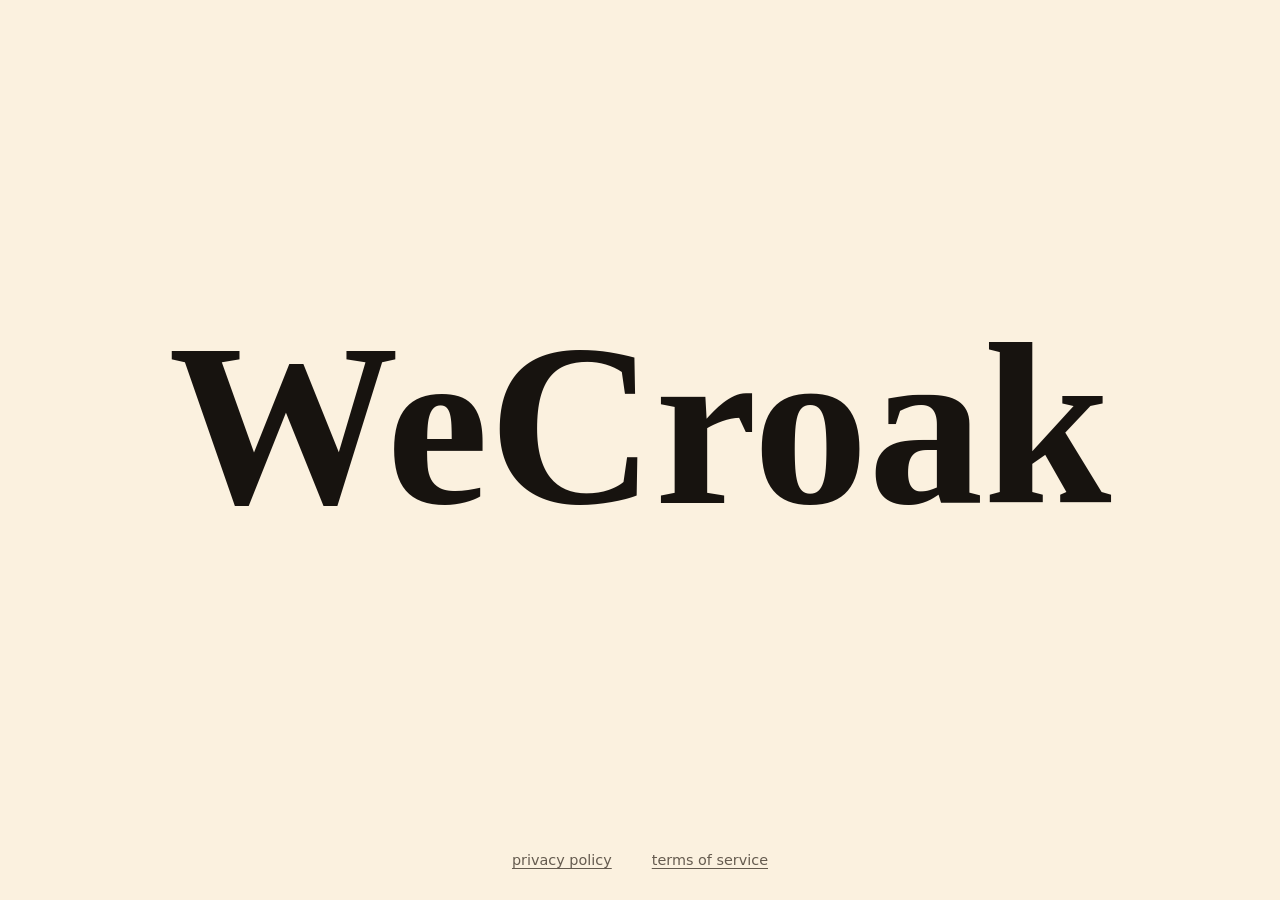
<file: index.html>
<!doctype html>
<html lang="en">
  <head>
    <meta charset="utf-8">
    <meta name="viewport" content="width=device-width, initial-scale=1">
    <title>WeCroak</title>
    <link rel="stylesheet" href="styles.css">
  </head>
  <body class="home">
    <main class="home-main" aria-label="WeCroak home">
      <h1>WeCroak</h1>
    </main>
    <footer class="home-links" aria-label="Legal links">
      <a href="privacy.html">privacy policy</a>
      <a href="terms.html">terms of service</a>
    </footer>
  </body>
</html>
</file>
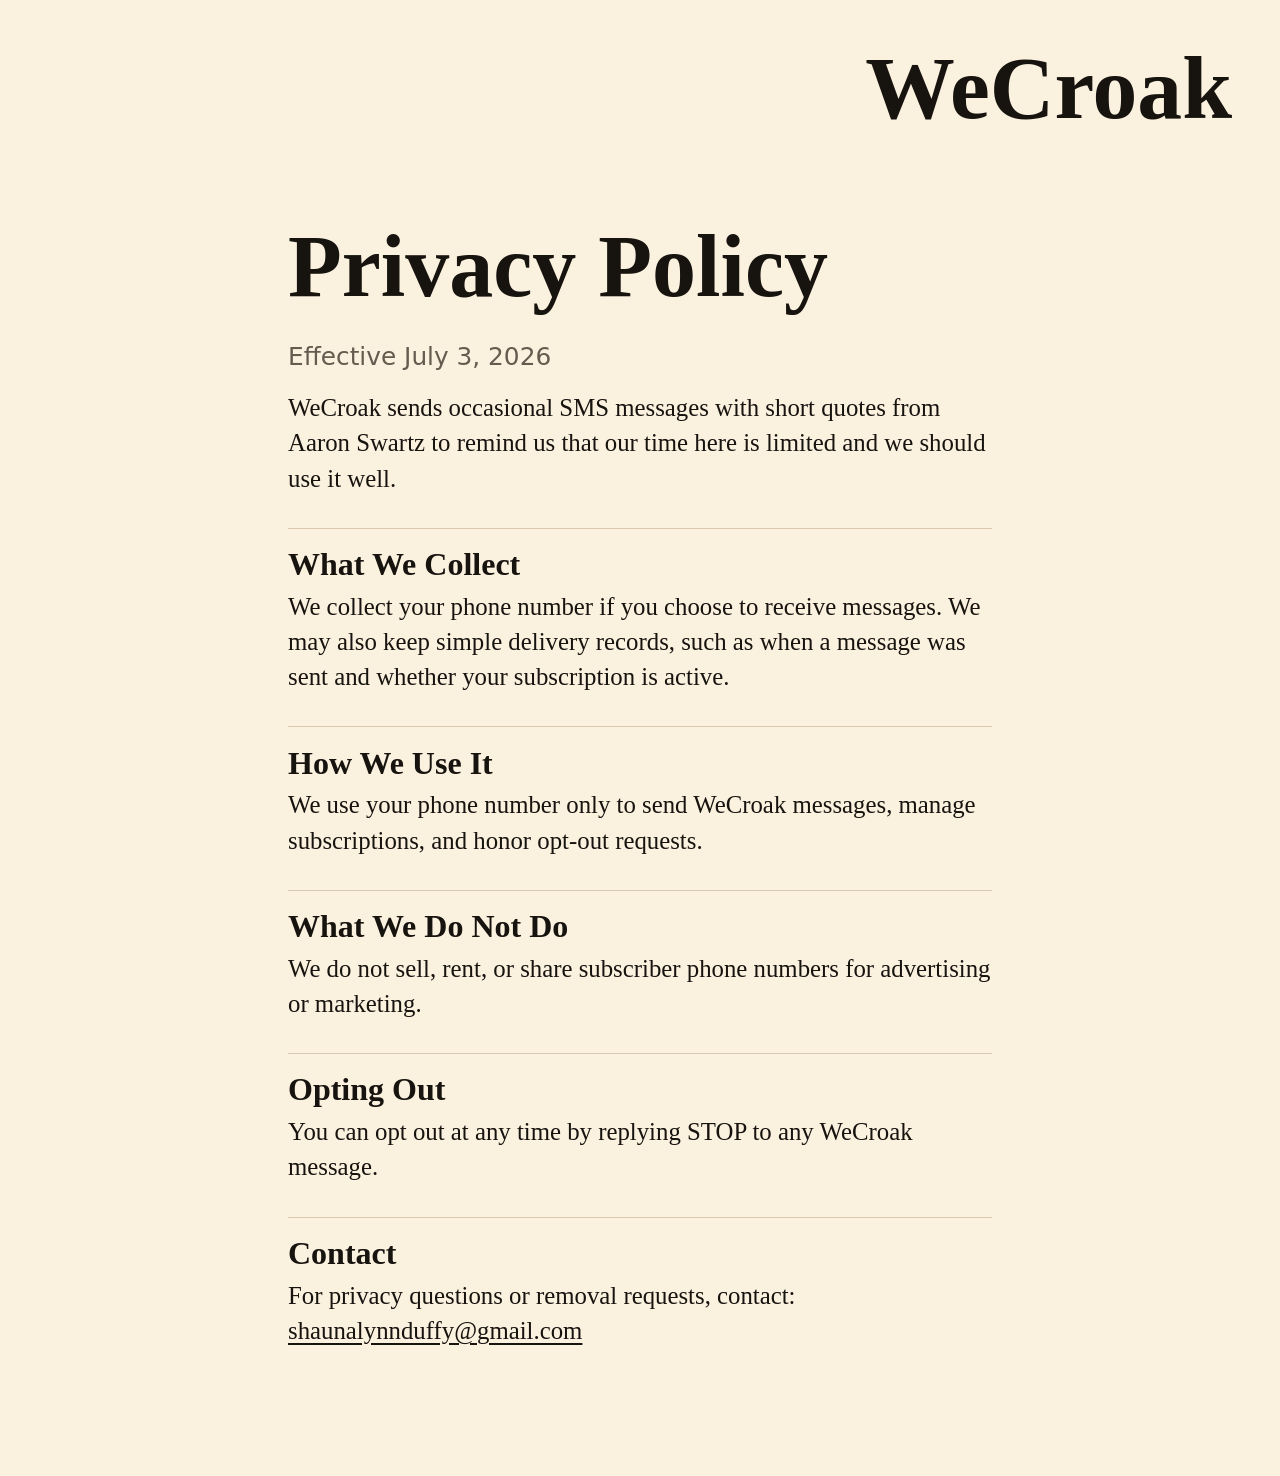
<file: privacy.html>
<!doctype html>
<html lang="en">
  <head>
    <meta charset="utf-8">
    <meta name="viewport" content="width=device-width, initial-scale=1">
    <title>Privacy Policy - WeCroak</title>
    <link rel="stylesheet" href="styles.css">
  </head>
  <body class="policy-page">
    <header class="policy-header">
      <a class="wordmark" href="index.html">WeCroak</a>
    </header>
    <main class="policy">
      <h1>Privacy Policy</h1>
      <p class="effective">Effective July 3, 2026</p>

      <p>WeCroak sends occasional SMS messages with short quotes from Aaron Swartz to remind us that our time here is limited and we should use it well.</p>

      <h2>What We Collect</h2>
      <p>We collect your phone number if you choose to receive messages. We may also keep simple delivery records, such as when a message was sent and whether your subscription is active.</p>

      <h2>How We Use It</h2>
      <p>We use your phone number only to send WeCroak messages, manage subscriptions, and honor opt-out requests.</p>

      <h2>What We Do Not Do</h2>
      <p>We do not sell, rent, or share subscriber phone numbers for advertising or marketing.</p>

      <h2>Opting Out</h2>
      <p>You can opt out at any time by replying STOP to any WeCroak message.</p>

      <h2>Contact</h2>
      <p>For privacy questions or removal requests, contact: <a href="mailto:shaunalynnduffy@gmail.com">shaunalynnduffy@gmail.com</a></p>
    </main>
  </body>
</html>
</file>
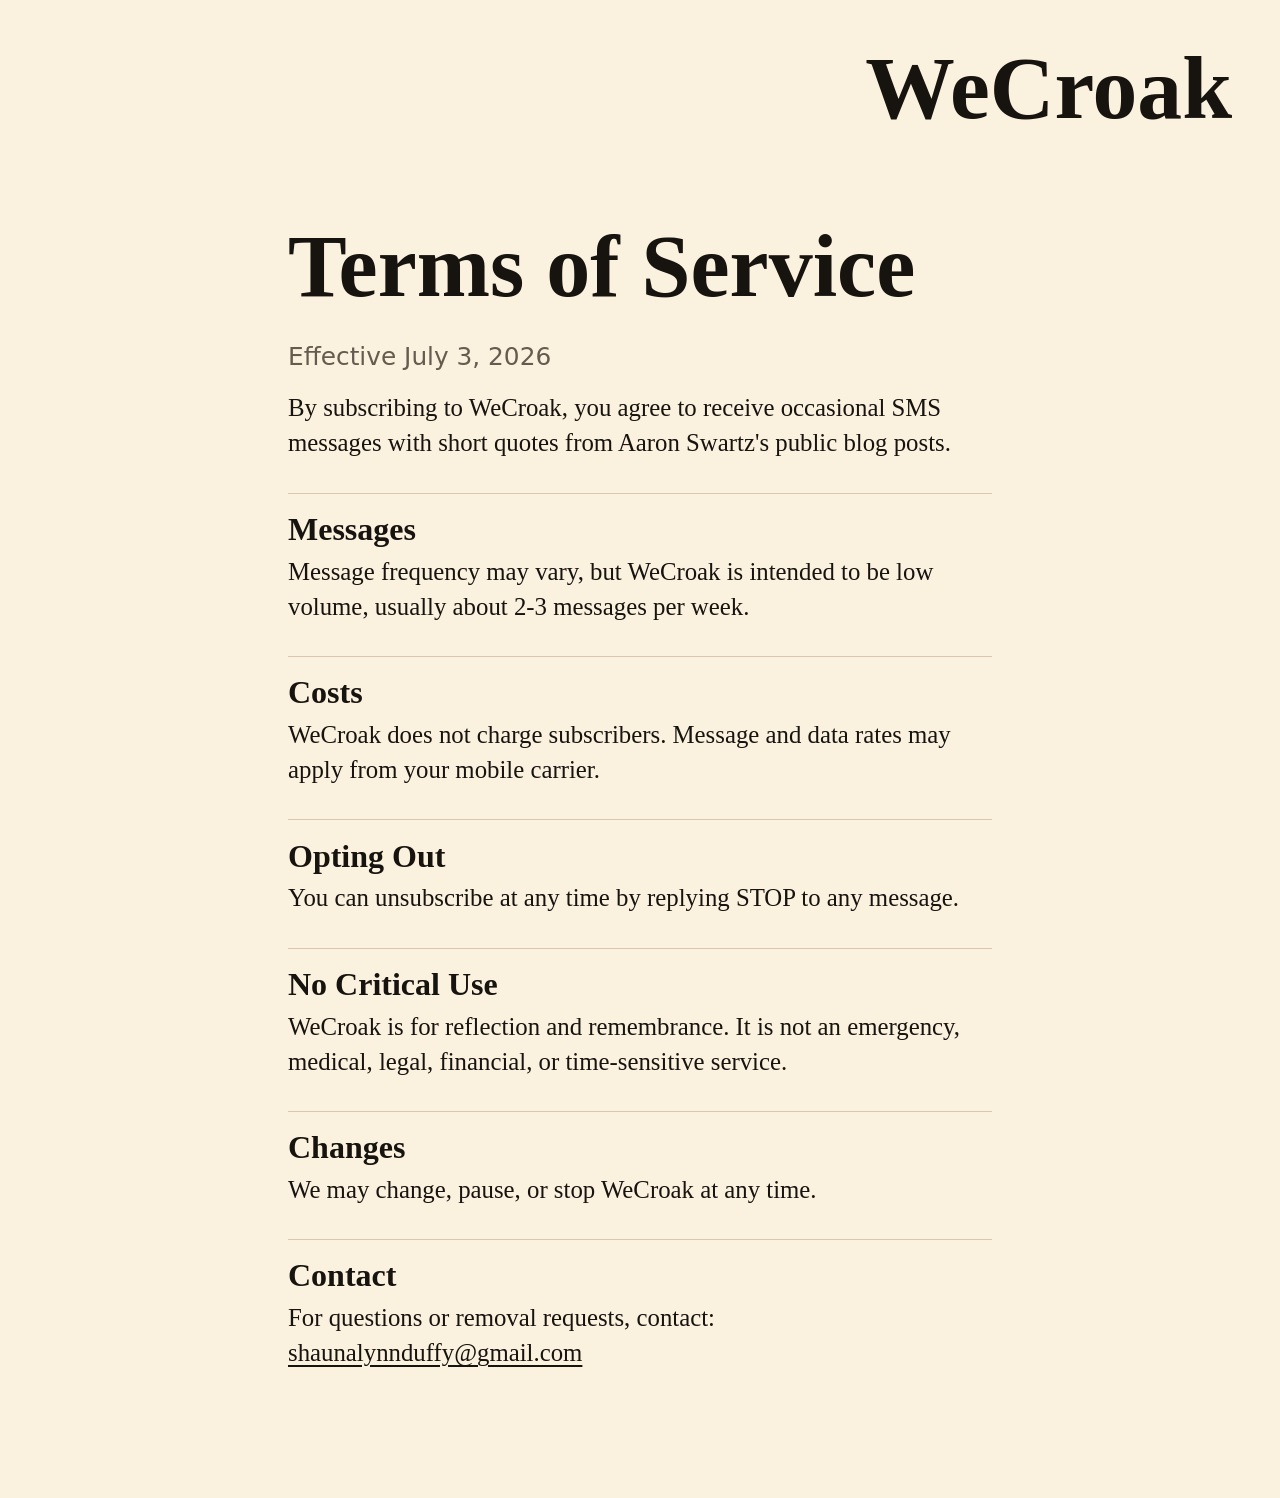
<file: terms.html>
<!doctype html>
<html lang="en">
  <head>
    <meta charset="utf-8">
    <meta name="viewport" content="width=device-width, initial-scale=1">
    <title>Terms of Service - WeCroak</title>
    <link rel="stylesheet" href="styles.css">
  </head>
  <body class="policy-page">
    <header class="policy-header">
      <a class="wordmark" href="index.html">WeCroak</a>
    </header>
    <main class="policy">
      <h1>Terms of Service</h1>
      <p class="effective">Effective July 3, 2026</p>

      <p>By subscribing to WeCroak, you agree to receive occasional SMS messages with short quotes from Aaron Swartz's public blog posts.</p>

      <h2>Messages</h2>
      <p>Message frequency may vary, but WeCroak is intended to be low volume, usually about 2-3 messages per week.</p>

      <h2>Costs</h2>
      <p>WeCroak does not charge subscribers. Message and data rates may apply from your mobile carrier.</p>

      <h2>Opting Out</h2>
      <p>You can unsubscribe at any time by replying STOP to any message.</p>

      <h2>No Critical Use</h2>
      <p>WeCroak is for reflection and remembrance. It is not an emergency, medical, legal, financial, or time-sensitive service.</p>

      <h2>Changes</h2>
      <p>We may change, pause, or stop WeCroak at any time.</p>

      <h2>Contact</h2>
      <p>For questions or removal requests, contact: <a href="mailto:shaunalynnduffy@gmail.com">shaunalynnduffy@gmail.com</a></p>
    </main>
  </body>
</html>
</file>
<file: styles.css>
:root {
  --cream: #fbf1df;
  --ink: #17130f;
  --muted: #655b4f;
  --line: #d9c8ad;
}

* {
  box-sizing: border-box;
}

html {
  min-height: 100%;
  background: var(--cream);
}

body {
  min-height: 100vh;
  margin: 0;
  background: var(--cream);
  color: var(--ink);
  font-family: Georgia, "Iowan Old Style", "Palatino Linotype", Palatino, serif;
}

a {
  color: inherit;
  text-decoration-thickness: 0.08em;
  text-underline-offset: 0.18em;
}

.home {
  display: grid;
  grid-template-rows: 1fr auto;
}

.home-main {
  display: grid;
  min-height: calc(100vh - 4.75rem);
  place-items: center;
  padding: 1rem;
}

.home-main h1 {
  margin: 0;
  font-size: clamp(5.3rem, 18vw, 19rem);
  font-weight: 700;
  line-height: 0.82;
  letter-spacing: 0;
  text-align: center;
}

.home-links {
  display: flex;
  justify-content: center;
  gap: clamp(1.1rem, 4vw, 2.5rem);
  padding: 0 1rem 2rem;
  color: var(--muted);
  font-family: ui-sans-serif, system-ui, -apple-system, BlinkMacSystemFont, "Segoe UI", sans-serif;
  font-size: 0.9rem;
}

.policy-page {
  padding: clamp(1.25rem, 4vw, 3rem);
}

.policy-header {
  display: flex;
  justify-content: flex-end;
  margin-bottom: clamp(2.5rem, 8vw, 6rem);
}

.wordmark {
  font-size: clamp(2.2rem, 7vw, 5.75rem);
  font-weight: 700;
  line-height: 0.9;
  text-decoration: none;
}

.policy {
  width: min(44rem, 100%);
  margin: 0 auto 5rem;
}

.policy h1 {
  margin: 0 0 0.35em;
  font-size: clamp(2.8rem, 8vw, 5.5rem);
  line-height: 0.95;
  letter-spacing: 0;
}

.effective {
  margin: 0 0 2.25rem;
  color: var(--muted);
  font-family: ui-sans-serif, system-ui, -apple-system, BlinkMacSystemFont, "Segoe UI", sans-serif;
  font-size: clamp(1rem, 2vw, 1.15rem);
}

.policy h2 {
  margin: 2rem 0 0.45rem;
  padding-top: 1.2rem;
  border-top: 1px solid var(--line);
  font-size: clamp(1.5rem, 4vw, 2rem);
  line-height: 1.05;
  letter-spacing: 0;
}

.policy p {
  margin: 0 0 1rem;
  font-size: clamp(1.2rem, 2.5vw, 1.55rem);
  line-height: 1.42;
}

@media (max-width: 520px) {
  .home-links {
    align-items: center;
    flex-direction: column;
    gap: 0.55rem;
  }

  .policy-header {
    justify-content: flex-start;
  }
}
</file>
